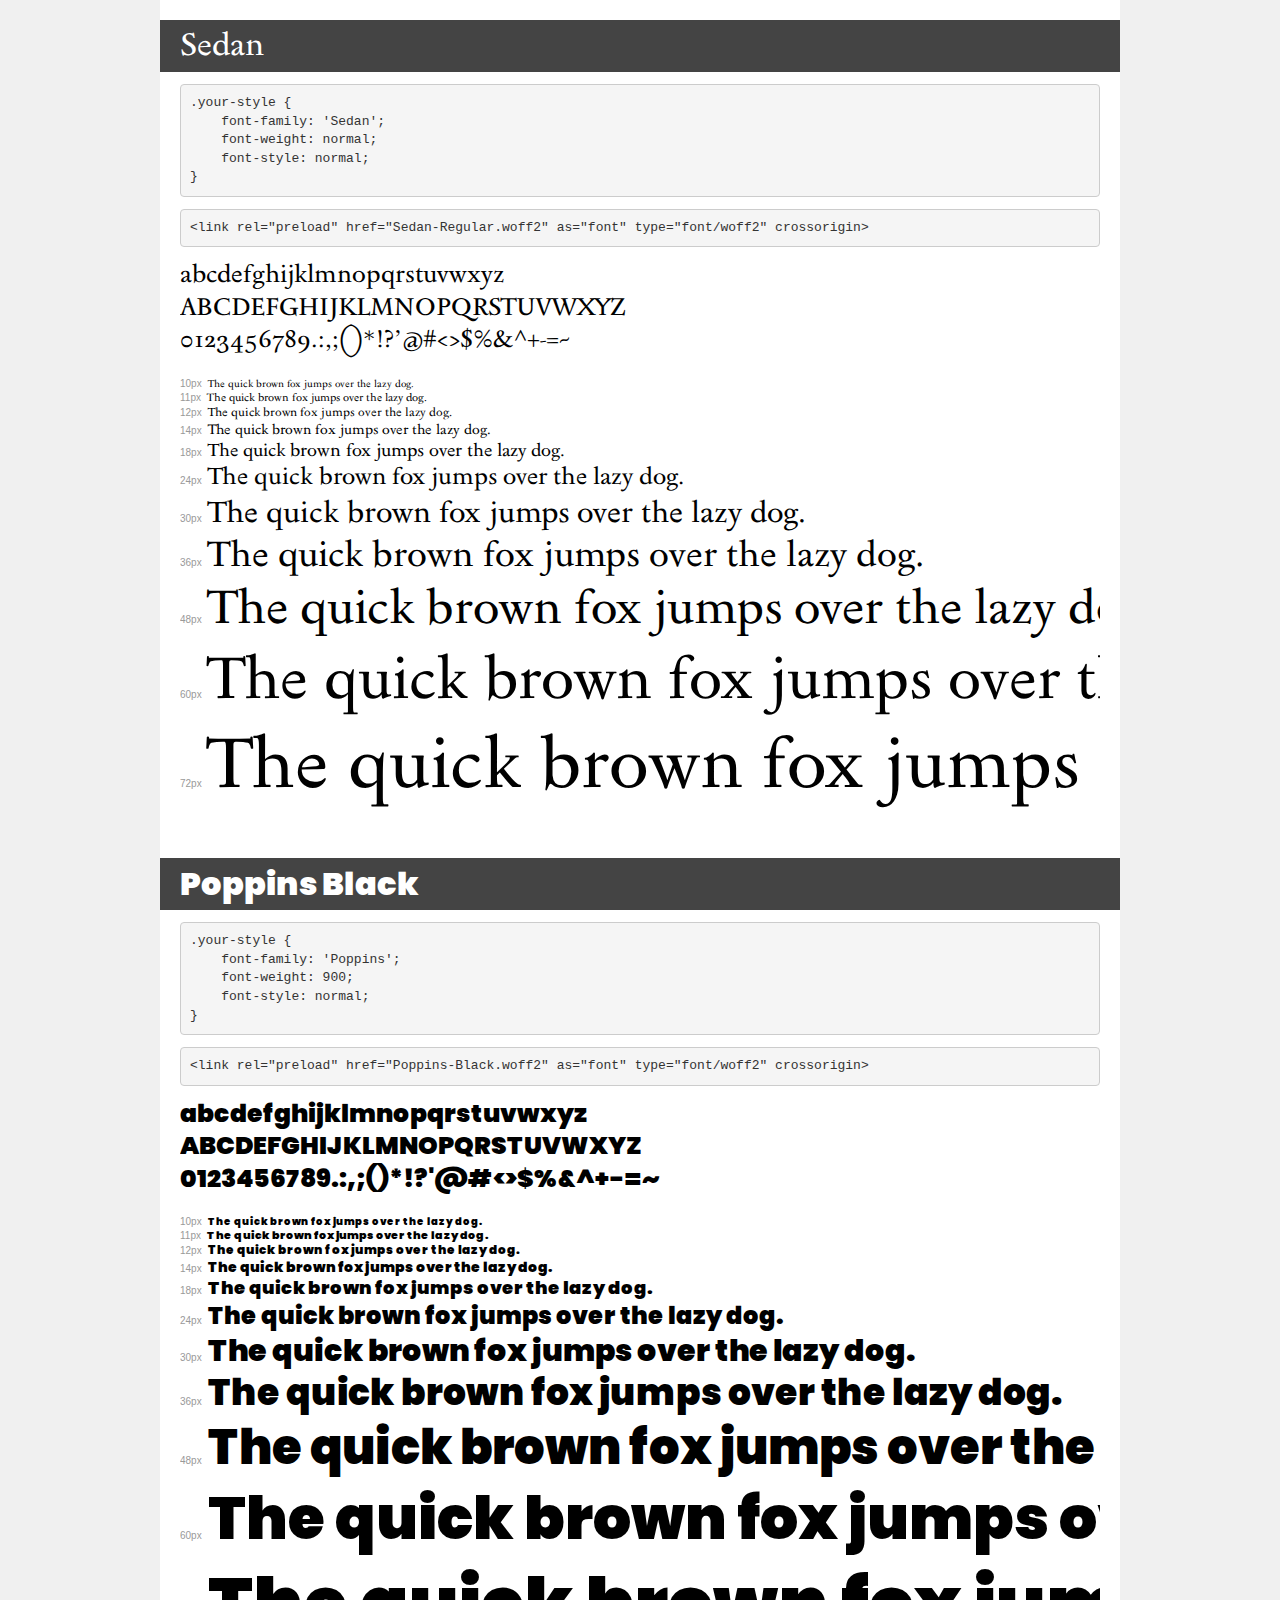
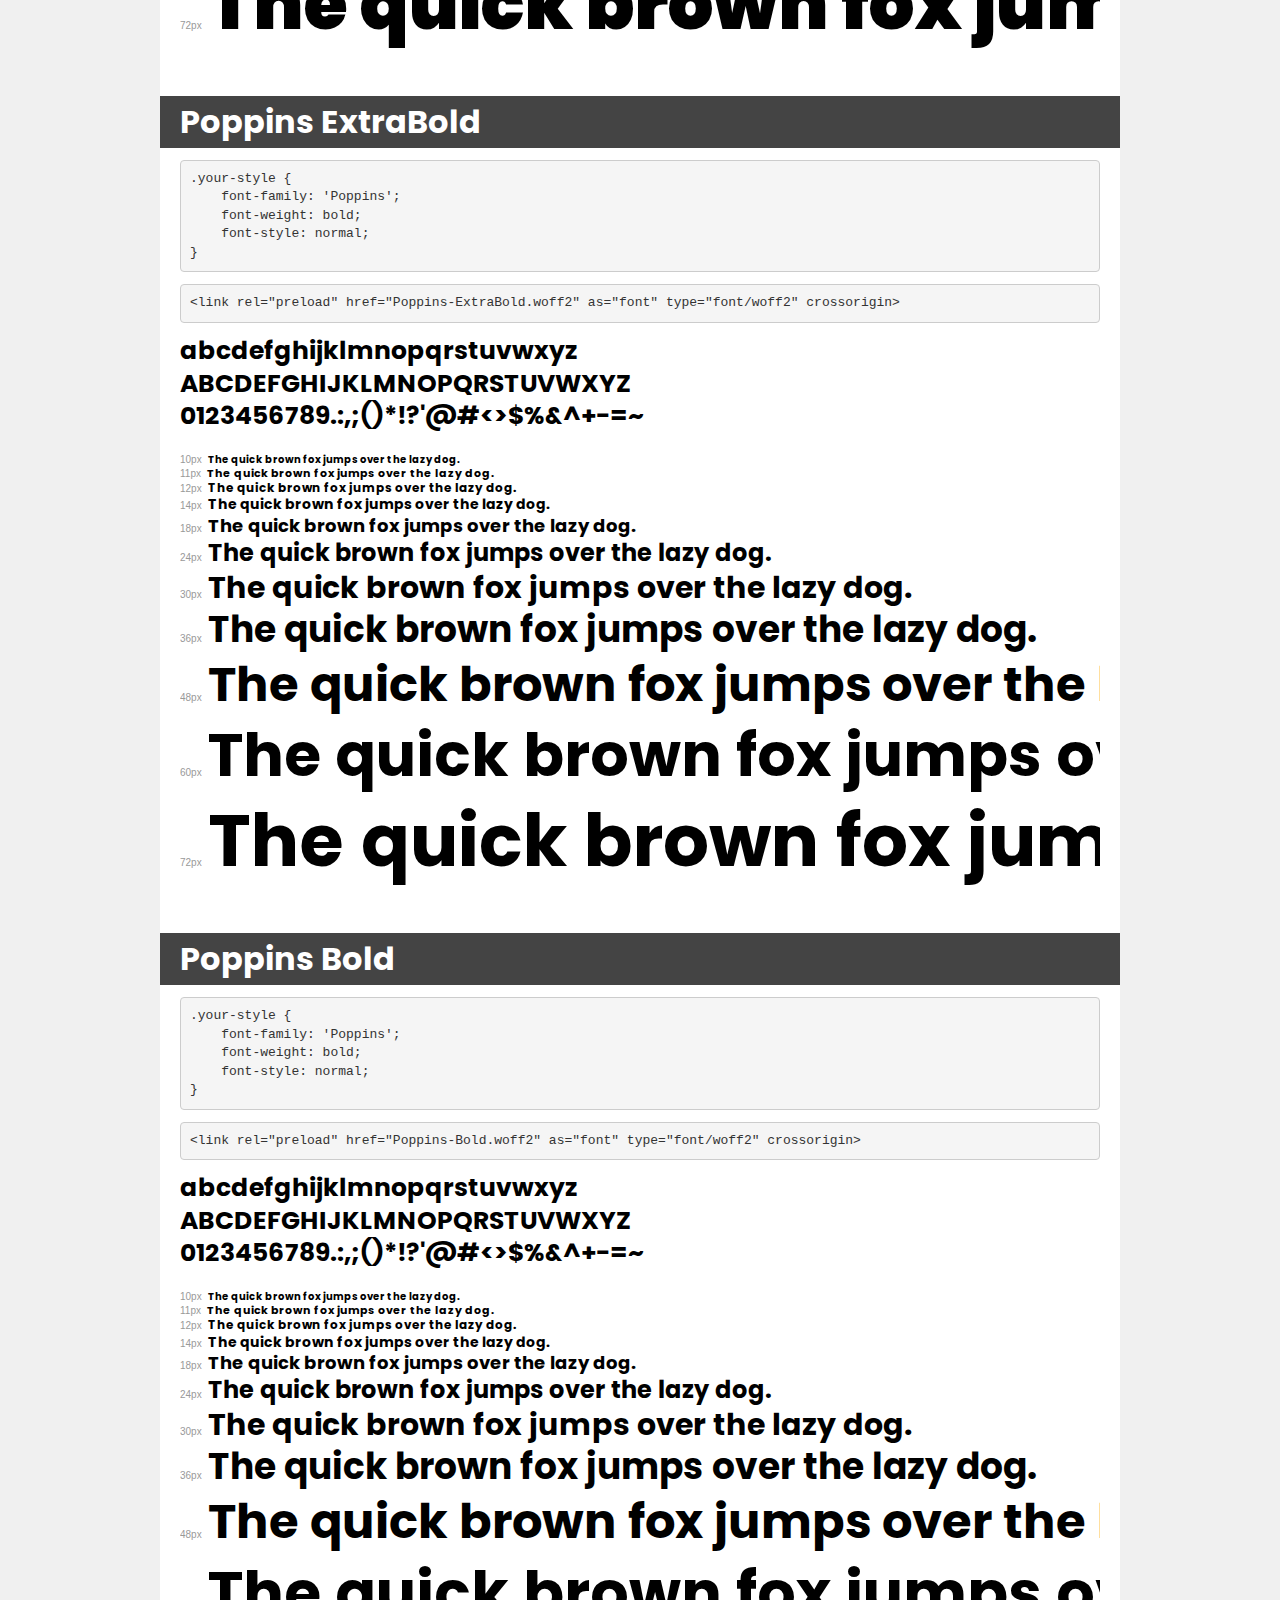
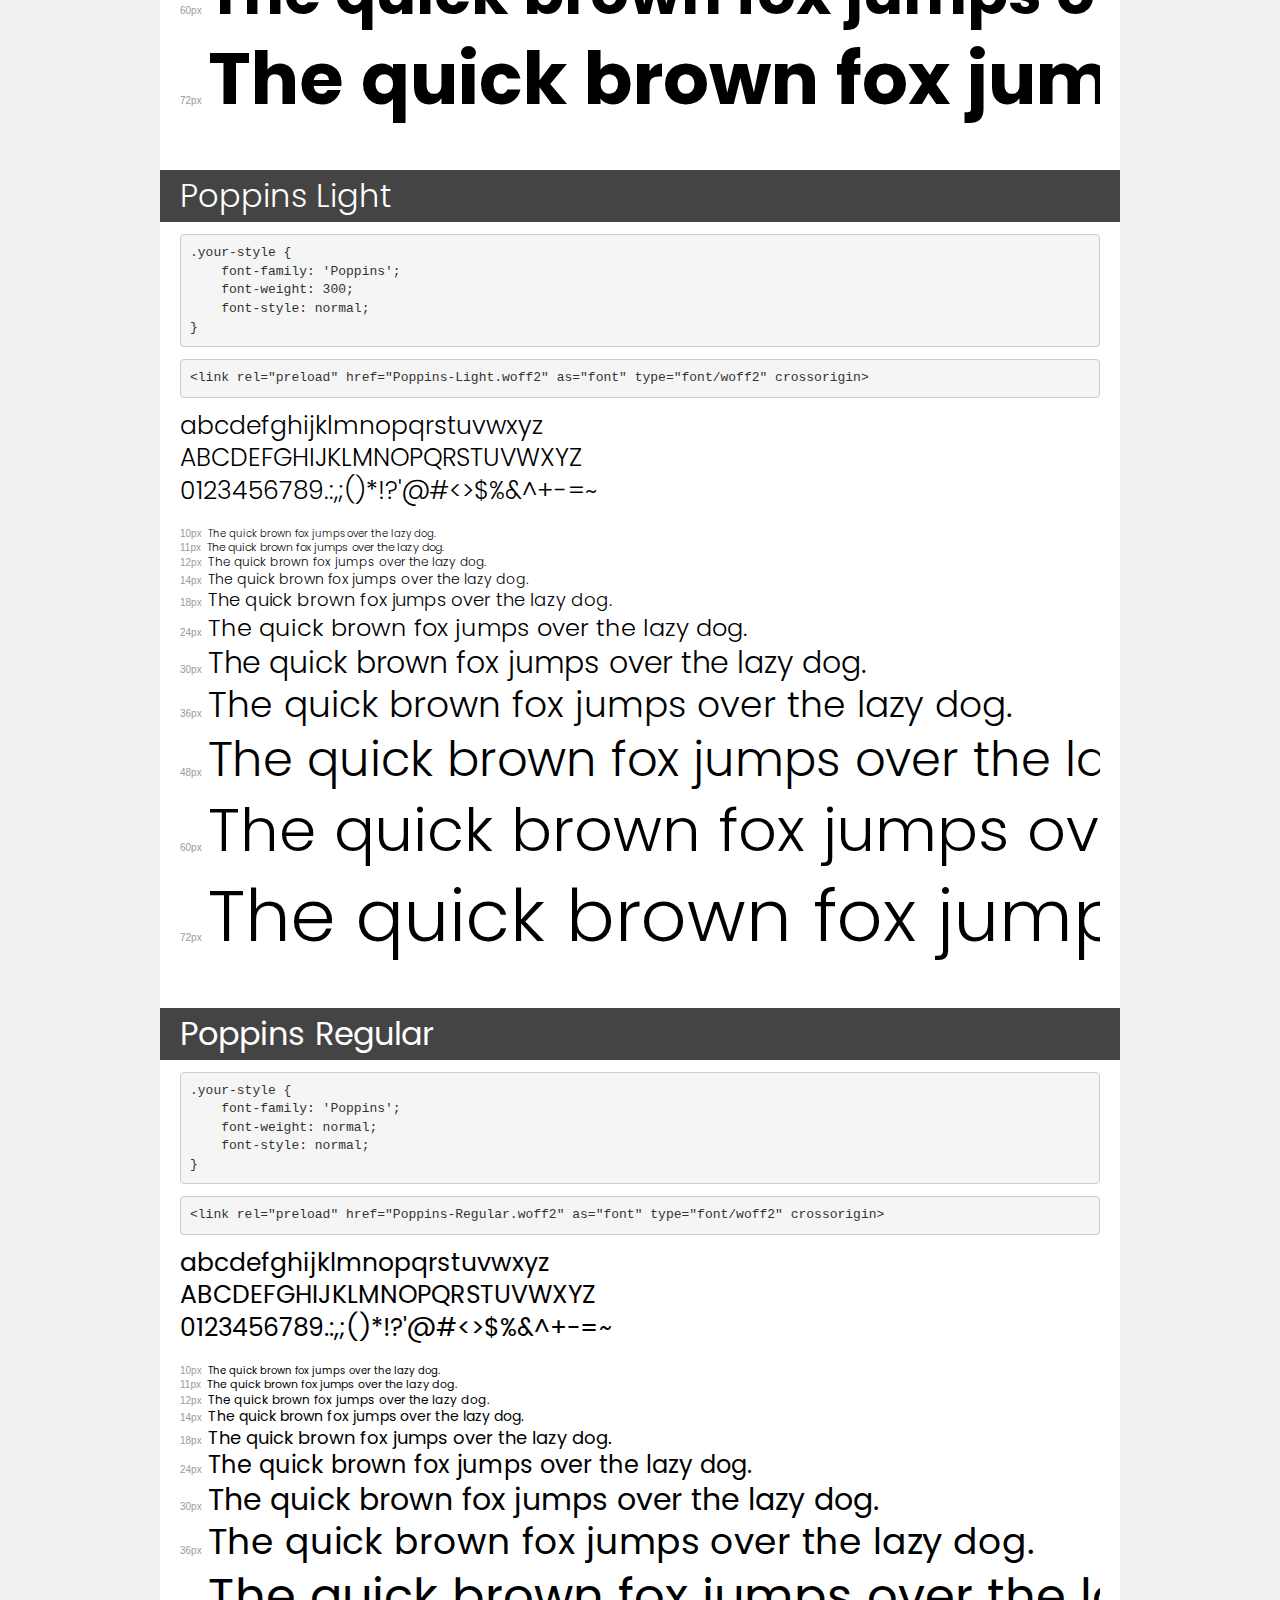
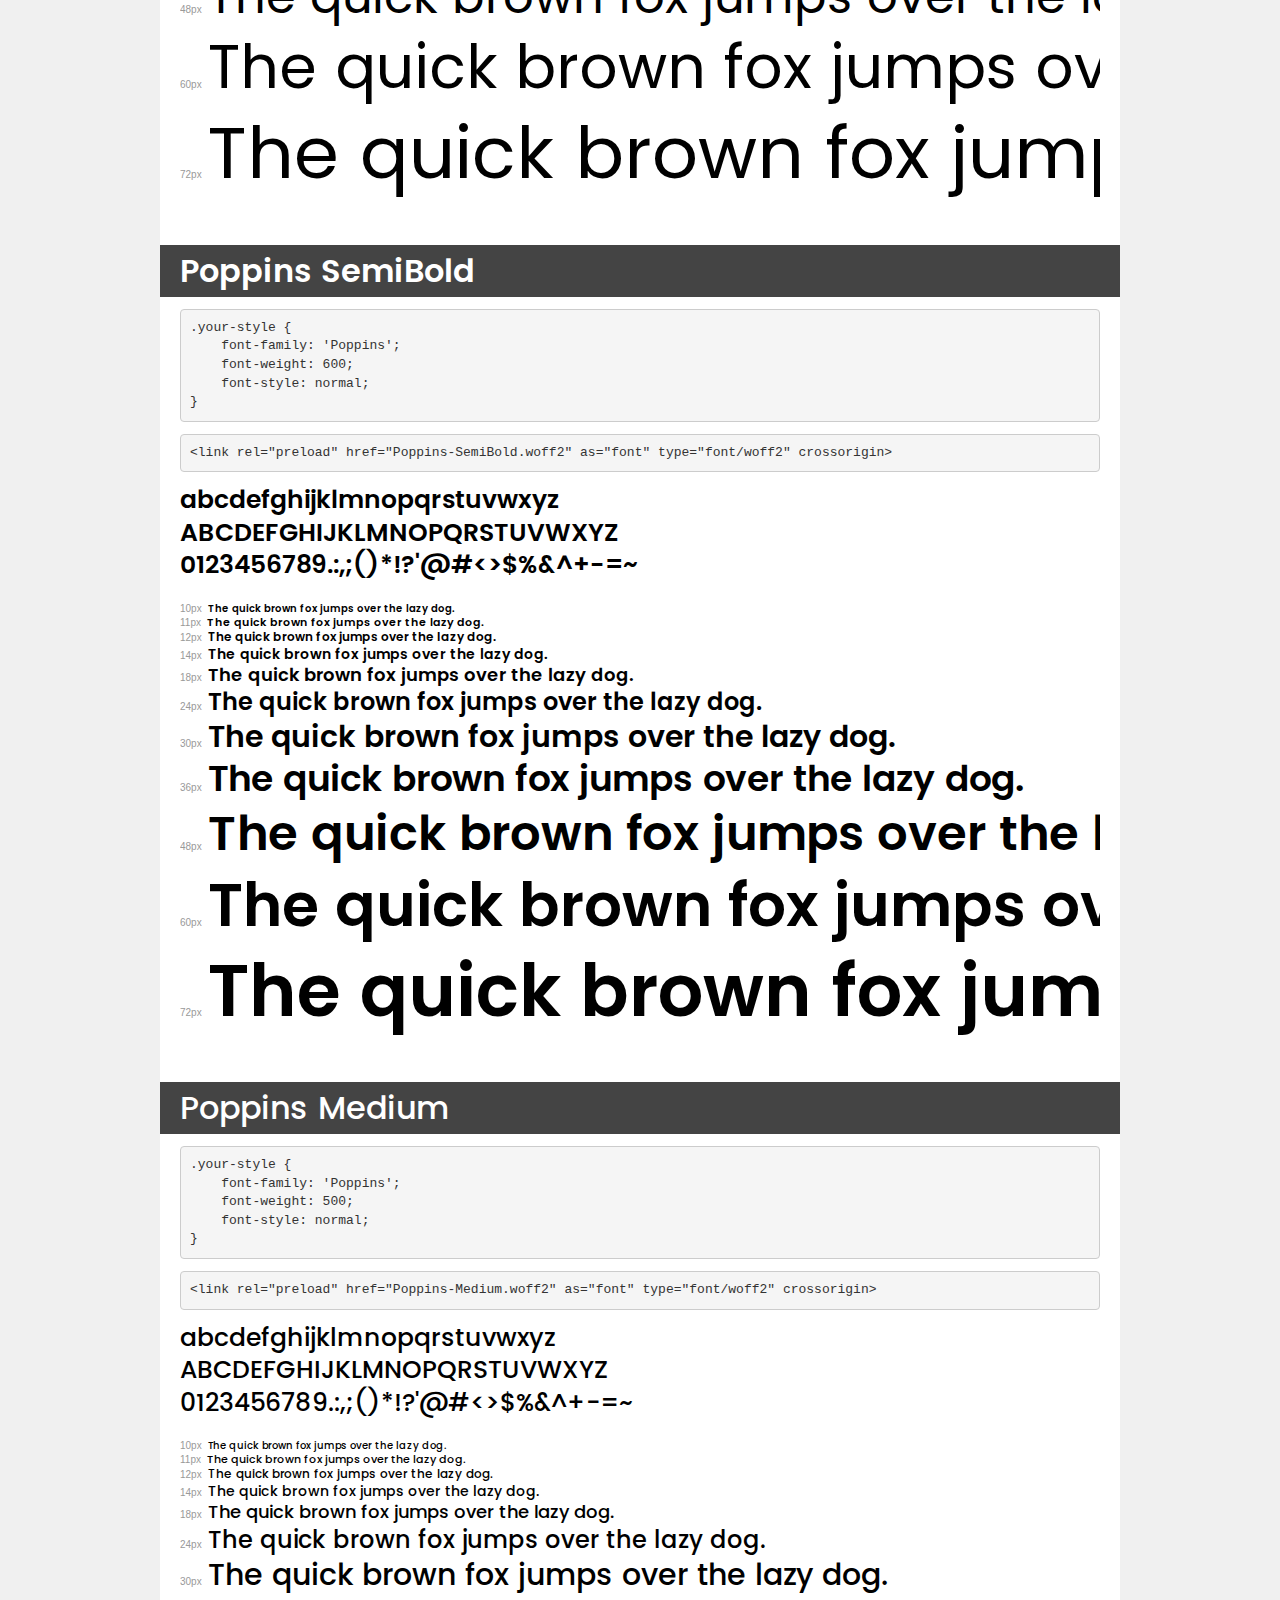
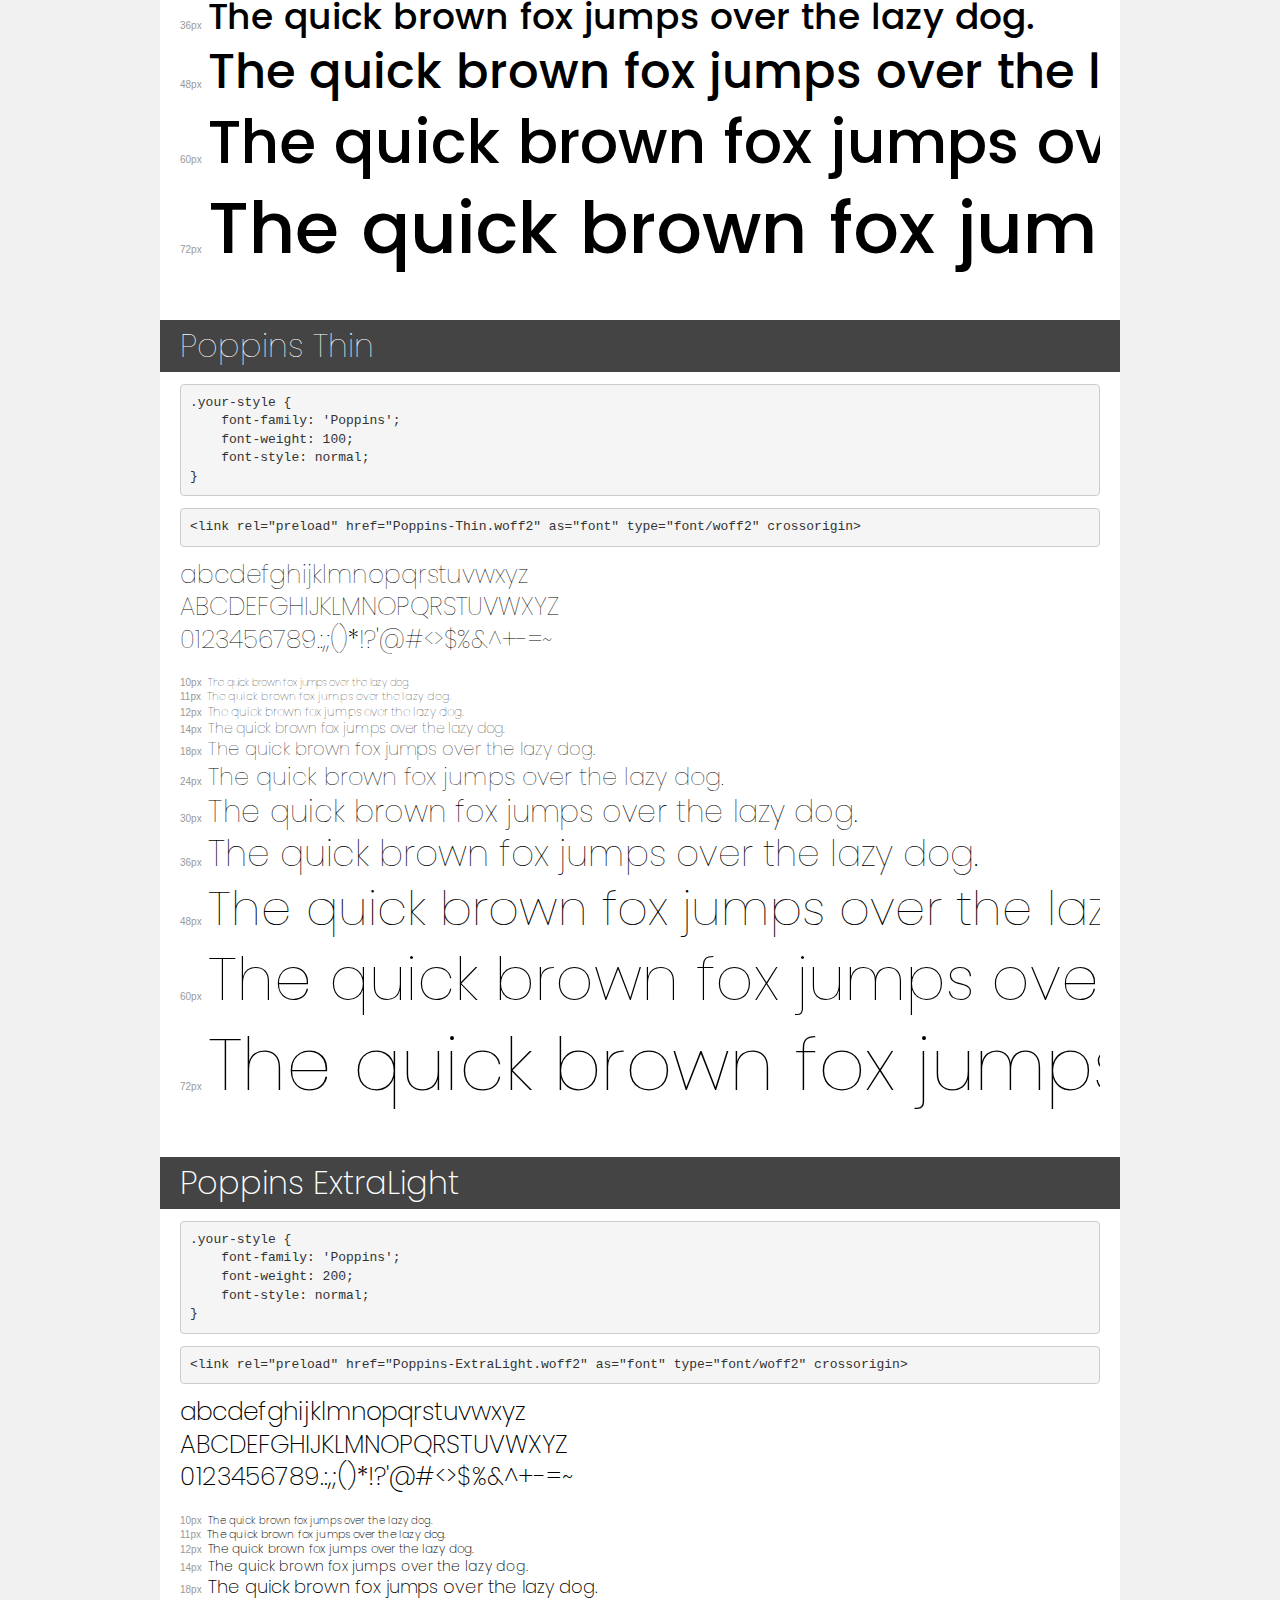
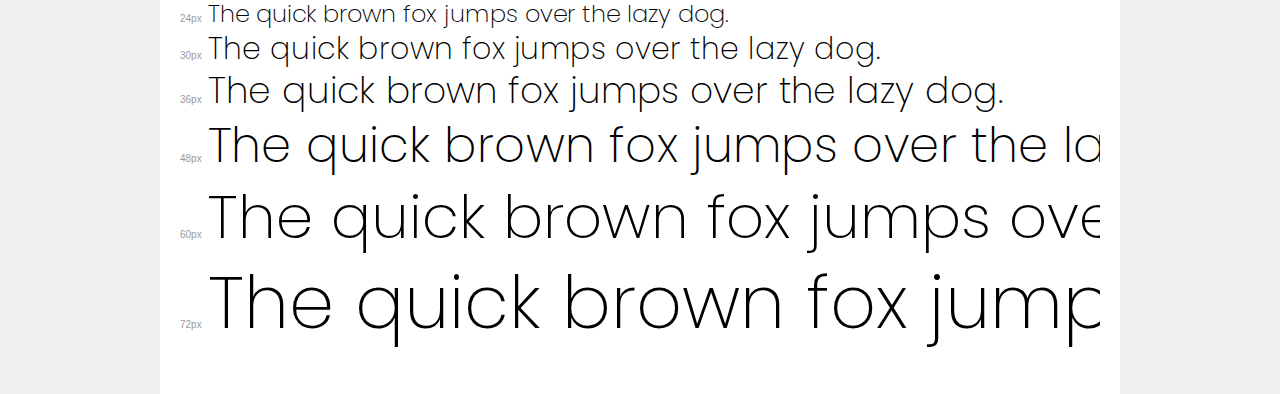
<file: assets/font/demo.html>
<!DOCTYPE html>
<html lang="en">
<head>
    <meta charset="utf-8">
    <meta http-equiv="X-UA-Compatible" content="IE=edge">
    <meta name="viewport" content="width=device-width, initial-scale=1">
    <meta name="robots" content="noindex, noarchive">
    <meta name="format-detection" content="telephone=no">
    <title>Transfonter demo</title>
    <link href="stylesheet.css" rel="stylesheet">
    <style>
        /*
        http://meyerweb.com/eric/tools/css/reset/
        v2.0 | 20110126
        License: none (public domain)
        */
        html, body, div, span, applet, object, iframe,
        h1, h2, h3, h4, h5, h6, p, blockquote, pre,
        a, abbr, acronym, address, big, cite, code,
        del, dfn, em, img, ins, kbd, q, s, samp,
        small, strike, strong, sub, sup, tt, var,
        b, u, i, center,
        dl, dt, dd, ol, ul, li,
        fieldset, form, label, legend,
        table, caption, tbody, tfoot, thead, tr, th, td,
        article, aside, canvas, details, embed,
        figure, figcaption, footer, header, hgroup,
        menu, nav, output, ruby, section, summary,
        time, mark, audio, video {
            margin: 0;
            padding: 0;
            border: 0;
            font-size: 100%;
            font: inherit;
            vertical-align: baseline;
        }
        /* HTML5 display-role reset for older browsers */
        article, aside, details, figcaption, figure,
        footer, header, hgroup, menu, nav, section {
            display: block;
        }
        body {
            line-height: 1;
        }
        ol, ul {
            list-style: none;
        }
        blockquote, q {
            quotes: none;
        }
        blockquote:before, blockquote:after,
        q:before, q:after {
            content: '';
            content: none;
        }
        table {
            border-collapse: collapse;
            border-spacing: 0;
        }
        /* demo styles */
        body {
            background: #f0f0f0;
            color: #000;
        }
        .page {
            background: #fff;
            width: 920px;
            margin: 0 auto;
            padding: 20px 20px 0 20px;
            overflow: hidden;
        }
        .font-container {
            overflow-x: auto;
            overflow-y: hidden;
            margin-bottom: 40px;
            line-height: 1.3;
            white-space: nowrap;
            padding-bottom: 5px;
        }
        h1 {
            position: relative;
            background: #444;
            font-size: 32px;
            color: #fff;
            padding: 10px 20px;
            margin: 0 -20px 12px -20px;
        }
        .letters {
            font-size: 25px;
            margin-bottom: 20px;
        }
        .s10:before {
            content: '10px';
        }
        .s11:before {
            content: '11px';
        }
        .s12:before {
            content: '12px';
        }
        .s14:before {
            content: '14px';
        }
        .s18:before {
            content: '18px';
        }
        .s24:before {
            content: '24px';
        }
        .s30:before {
            content: '30px';
        }
        .s36:before {
            content: '36px';
        }
        .s48:before {
            content: '48px';
        }
        .s60:before {
            content: '60px';
        }
        .s72:before {
            content: '72px';
        }
        .s10:before, .s11:before, .s12:before, .s14:before,
        .s18:before, .s24:before, .s30:before, .s36:before,
        .s48:before, .s60:before, .s72:before {
            font-family: Arial, sans-serif;
            font-size: 10px;
            font-weight: normal;
            font-style: normal;
            color: #999;
            padding-right: 6px;
        }
        pre {
            display: block;
            padding: 9px;
            margin: 0 0 12px;
            font-family: Monaco, Menlo, Consolas, "Courier New", monospace;
            font-size: 13px;
            line-height: 1.428571429;
            color: #333;
            font-weight: normal;
            font-style: normal;
            background-color: #f5f5f5;
            border: 1px solid #ccc;
            overflow-x: auto;
            border-radius: 4px;
        }
        /* responsive */
        @media (max-width: 959px) {
            .page {
                width: auto;
                margin: 0;
            }
        }
    </style>
</head>
<body>
<div class="page">
    <div class="demo">
        <h1 style="font-family: 'Sedan'; font-weight: normal; font-style: normal;">Sedan</h1>
        <pre title="Usage">.your-style {
    font-family: 'Sedan';
    font-weight: normal;
    font-style: normal;
}</pre>
        <pre title="Preload (optional)">
&lt;link rel=&quot;preload&quot; href=&quot;Sedan-Regular.woff2&quot; as=&quot;font&quot; type=&quot;font/woff2&quot; crossorigin&gt;</pre>
        <div class="font-container" style="font-family: 'Sedan'; font-weight: normal; font-style: normal;">
            <p class="letters">
                abcdefghijklmnopqrstuvwxyz<br>
ABCDEFGHIJKLMNOPQRSTUVWXYZ<br>
                0123456789.:,;()*!?'@#&lt;&gt;$%&^+-=~
            </p>
            <p class="s10" style="font-size: 10px;">The quick brown fox jumps over the lazy dog.</p>
            <p class="s11" style="font-size: 11px;">The quick brown fox jumps over the lazy dog.</p>
            <p class="s12" style="font-size: 12px;">The quick brown fox jumps over the lazy dog.</p>
            <p class="s14" style="font-size: 14px;">The quick brown fox jumps over the lazy dog.</p>
            <p class="s18" style="font-size: 18px;">The quick brown fox jumps over the lazy dog.</p>
            <p class="s24" style="font-size: 24px;">The quick brown fox jumps over the lazy dog.</p>
            <p class="s30" style="font-size: 30px;">The quick brown fox jumps over the lazy dog.</p>
            <p class="s36" style="font-size: 36px;">The quick brown fox jumps over the lazy dog.</p>
            <p class="s48" style="font-size: 48px;">The quick brown fox jumps over the lazy dog.</p>
            <p class="s60" style="font-size: 60px;">The quick brown fox jumps over the lazy dog.</p>
            <p class="s72" style="font-size: 72px;">The quick brown fox jumps over the lazy dog.</p>
        </div>
    </div>

    <div class="demo">
        <h1 style="font-family: 'Poppins'; font-weight: 900; font-style: normal;">Poppins Black</h1>
        <pre title="Usage">.your-style {
    font-family: 'Poppins';
    font-weight: 900;
    font-style: normal;
}</pre>
        <pre title="Preload (optional)">
&lt;link rel=&quot;preload&quot; href=&quot;Poppins-Black.woff2&quot; as=&quot;font&quot; type=&quot;font/woff2&quot; crossorigin&gt;</pre>
        <div class="font-container" style="font-family: 'Poppins'; font-weight: 900; font-style: normal;">
            <p class="letters">
                abcdefghijklmnopqrstuvwxyz<br>
ABCDEFGHIJKLMNOPQRSTUVWXYZ<br>
                0123456789.:,;()*!?'@#&lt;&gt;$%&^+-=~
            </p>
            <p class="s10" style="font-size: 10px;">The quick brown fox jumps over the lazy dog.</p>
            <p class="s11" style="font-size: 11px;">The quick brown fox jumps over the lazy dog.</p>
            <p class="s12" style="font-size: 12px;">The quick brown fox jumps over the lazy dog.</p>
            <p class="s14" style="font-size: 14px;">The quick brown fox jumps over the lazy dog.</p>
            <p class="s18" style="font-size: 18px;">The quick brown fox jumps over the lazy dog.</p>
            <p class="s24" style="font-size: 24px;">The quick brown fox jumps over the lazy dog.</p>
            <p class="s30" style="font-size: 30px;">The quick brown fox jumps over the lazy dog.</p>
            <p class="s36" style="font-size: 36px;">The quick brown fox jumps over the lazy dog.</p>
            <p class="s48" style="font-size: 48px;">The quick brown fox jumps over the lazy dog.</p>
            <p class="s60" style="font-size: 60px;">The quick brown fox jumps over the lazy dog.</p>
            <p class="s72" style="font-size: 72px;">The quick brown fox jumps over the lazy dog.</p>
        </div>
    </div>

    <div class="demo">
        <h1 style="font-family: 'Poppins'; font-weight: bold; font-style: normal;">Poppins ExtraBold</h1>
        <pre title="Usage">.your-style {
    font-family: 'Poppins';
    font-weight: bold;
    font-style: normal;
}</pre>
        <pre title="Preload (optional)">
&lt;link rel=&quot;preload&quot; href=&quot;Poppins-ExtraBold.woff2&quot; as=&quot;font&quot; type=&quot;font/woff2&quot; crossorigin&gt;</pre>
        <div class="font-container" style="font-family: 'Poppins'; font-weight: bold; font-style: normal;">
            <p class="letters">
                abcdefghijklmnopqrstuvwxyz<br>
ABCDEFGHIJKLMNOPQRSTUVWXYZ<br>
                0123456789.:,;()*!?'@#&lt;&gt;$%&^+-=~
            </p>
            <p class="s10" style="font-size: 10px;">The quick brown fox jumps over the lazy dog.</p>
            <p class="s11" style="font-size: 11px;">The quick brown fox jumps over the lazy dog.</p>
            <p class="s12" style="font-size: 12px;">The quick brown fox jumps over the lazy dog.</p>
            <p class="s14" style="font-size: 14px;">The quick brown fox jumps over the lazy dog.</p>
            <p class="s18" style="font-size: 18px;">The quick brown fox jumps over the lazy dog.</p>
            <p class="s24" style="font-size: 24px;">The quick brown fox jumps over the lazy dog.</p>
            <p class="s30" style="font-size: 30px;">The quick brown fox jumps over the lazy dog.</p>
            <p class="s36" style="font-size: 36px;">The quick brown fox jumps over the lazy dog.</p>
            <p class="s48" style="font-size: 48px;">The quick brown fox jumps over the lazy dog.</p>
            <p class="s60" style="font-size: 60px;">The quick brown fox jumps over the lazy dog.</p>
            <p class="s72" style="font-size: 72px;">The quick brown fox jumps over the lazy dog.</p>
        </div>
    </div>

    <div class="demo">
        <h1 style="font-family: 'Poppins'; font-weight: bold; font-style: normal;">Poppins Bold</h1>
        <pre title="Usage">.your-style {
    font-family: 'Poppins';
    font-weight: bold;
    font-style: normal;
}</pre>
        <pre title="Preload (optional)">
&lt;link rel=&quot;preload&quot; href=&quot;Poppins-Bold.woff2&quot; as=&quot;font&quot; type=&quot;font/woff2&quot; crossorigin&gt;</pre>
        <div class="font-container" style="font-family: 'Poppins'; font-weight: bold; font-style: normal;">
            <p class="letters">
                abcdefghijklmnopqrstuvwxyz<br>
ABCDEFGHIJKLMNOPQRSTUVWXYZ<br>
                0123456789.:,;()*!?'@#&lt;&gt;$%&^+-=~
            </p>
            <p class="s10" style="font-size: 10px;">The quick brown fox jumps over the lazy dog.</p>
            <p class="s11" style="font-size: 11px;">The quick brown fox jumps over the lazy dog.</p>
            <p class="s12" style="font-size: 12px;">The quick brown fox jumps over the lazy dog.</p>
            <p class="s14" style="font-size: 14px;">The quick brown fox jumps over the lazy dog.</p>
            <p class="s18" style="font-size: 18px;">The quick brown fox jumps over the lazy dog.</p>
            <p class="s24" style="font-size: 24px;">The quick brown fox jumps over the lazy dog.</p>
            <p class="s30" style="font-size: 30px;">The quick brown fox jumps over the lazy dog.</p>
            <p class="s36" style="font-size: 36px;">The quick brown fox jumps over the lazy dog.</p>
            <p class="s48" style="font-size: 48px;">The quick brown fox jumps over the lazy dog.</p>
            <p class="s60" style="font-size: 60px;">The quick brown fox jumps over the lazy dog.</p>
            <p class="s72" style="font-size: 72px;">The quick brown fox jumps over the lazy dog.</p>
        </div>
    </div>

    <div class="demo">
        <h1 style="font-family: 'Poppins'; font-weight: 300; font-style: normal;">Poppins Light</h1>
        <pre title="Usage">.your-style {
    font-family: 'Poppins';
    font-weight: 300;
    font-style: normal;
}</pre>
        <pre title="Preload (optional)">
&lt;link rel=&quot;preload&quot; href=&quot;Poppins-Light.woff2&quot; as=&quot;font&quot; type=&quot;font/woff2&quot; crossorigin&gt;</pre>
        <div class="font-container" style="font-family: 'Poppins'; font-weight: 300; font-style: normal;">
            <p class="letters">
                abcdefghijklmnopqrstuvwxyz<br>
ABCDEFGHIJKLMNOPQRSTUVWXYZ<br>
                0123456789.:,;()*!?'@#&lt;&gt;$%&^+-=~
            </p>
            <p class="s10" style="font-size: 10px;">The quick brown fox jumps over the lazy dog.</p>
            <p class="s11" style="font-size: 11px;">The quick brown fox jumps over the lazy dog.</p>
            <p class="s12" style="font-size: 12px;">The quick brown fox jumps over the lazy dog.</p>
            <p class="s14" style="font-size: 14px;">The quick brown fox jumps over the lazy dog.</p>
            <p class="s18" style="font-size: 18px;">The quick brown fox jumps over the lazy dog.</p>
            <p class="s24" style="font-size: 24px;">The quick brown fox jumps over the lazy dog.</p>
            <p class="s30" style="font-size: 30px;">The quick brown fox jumps over the lazy dog.</p>
            <p class="s36" style="font-size: 36px;">The quick brown fox jumps over the lazy dog.</p>
            <p class="s48" style="font-size: 48px;">The quick brown fox jumps over the lazy dog.</p>
            <p class="s60" style="font-size: 60px;">The quick brown fox jumps over the lazy dog.</p>
            <p class="s72" style="font-size: 72px;">The quick brown fox jumps over the lazy dog.</p>
        </div>
    </div>

    <div class="demo">
        <h1 style="font-family: 'Poppins'; font-weight: normal; font-style: normal;">Poppins Regular</h1>
        <pre title="Usage">.your-style {
    font-family: 'Poppins';
    font-weight: normal;
    font-style: normal;
}</pre>
        <pre title="Preload (optional)">
&lt;link rel=&quot;preload&quot; href=&quot;Poppins-Regular.woff2&quot; as=&quot;font&quot; type=&quot;font/woff2&quot; crossorigin&gt;</pre>
        <div class="font-container" style="font-family: 'Poppins'; font-weight: normal; font-style: normal;">
            <p class="letters">
                abcdefghijklmnopqrstuvwxyz<br>
ABCDEFGHIJKLMNOPQRSTUVWXYZ<br>
                0123456789.:,;()*!?'@#&lt;&gt;$%&^+-=~
            </p>
            <p class="s10" style="font-size: 10px;">The quick brown fox jumps over the lazy dog.</p>
            <p class="s11" style="font-size: 11px;">The quick brown fox jumps over the lazy dog.</p>
            <p class="s12" style="font-size: 12px;">The quick brown fox jumps over the lazy dog.</p>
            <p class="s14" style="font-size: 14px;">The quick brown fox jumps over the lazy dog.</p>
            <p class="s18" style="font-size: 18px;">The quick brown fox jumps over the lazy dog.</p>
            <p class="s24" style="font-size: 24px;">The quick brown fox jumps over the lazy dog.</p>
            <p class="s30" style="font-size: 30px;">The quick brown fox jumps over the lazy dog.</p>
            <p class="s36" style="font-size: 36px;">The quick brown fox jumps over the lazy dog.</p>
            <p class="s48" style="font-size: 48px;">The quick brown fox jumps over the lazy dog.</p>
            <p class="s60" style="font-size: 60px;">The quick brown fox jumps over the lazy dog.</p>
            <p class="s72" style="font-size: 72px;">The quick brown fox jumps over the lazy dog.</p>
        </div>
    </div>

    <div class="demo">
        <h1 style="font-family: 'Poppins'; font-weight: 600; font-style: normal;">Poppins SemiBold</h1>
        <pre title="Usage">.your-style {
    font-family: 'Poppins';
    font-weight: 600;
    font-style: normal;
}</pre>
        <pre title="Preload (optional)">
&lt;link rel=&quot;preload&quot; href=&quot;Poppins-SemiBold.woff2&quot; as=&quot;font&quot; type=&quot;font/woff2&quot; crossorigin&gt;</pre>
        <div class="font-container" style="font-family: 'Poppins'; font-weight: 600; font-style: normal;">
            <p class="letters">
                abcdefghijklmnopqrstuvwxyz<br>
ABCDEFGHIJKLMNOPQRSTUVWXYZ<br>
                0123456789.:,;()*!?'@#&lt;&gt;$%&^+-=~
            </p>
            <p class="s10" style="font-size: 10px;">The quick brown fox jumps over the lazy dog.</p>
            <p class="s11" style="font-size: 11px;">The quick brown fox jumps over the lazy dog.</p>
            <p class="s12" style="font-size: 12px;">The quick brown fox jumps over the lazy dog.</p>
            <p class="s14" style="font-size: 14px;">The quick brown fox jumps over the lazy dog.</p>
            <p class="s18" style="font-size: 18px;">The quick brown fox jumps over the lazy dog.</p>
            <p class="s24" style="font-size: 24px;">The quick brown fox jumps over the lazy dog.</p>
            <p class="s30" style="font-size: 30px;">The quick brown fox jumps over the lazy dog.</p>
            <p class="s36" style="font-size: 36px;">The quick brown fox jumps over the lazy dog.</p>
            <p class="s48" style="font-size: 48px;">The quick brown fox jumps over the lazy dog.</p>
            <p class="s60" style="font-size: 60px;">The quick brown fox jumps over the lazy dog.</p>
            <p class="s72" style="font-size: 72px;">The quick brown fox jumps over the lazy dog.</p>
        </div>
    </div>

    <div class="demo">
        <h1 style="font-family: 'Poppins'; font-weight: 500; font-style: normal;">Poppins Medium</h1>
        <pre title="Usage">.your-style {
    font-family: 'Poppins';
    font-weight: 500;
    font-style: normal;
}</pre>
        <pre title="Preload (optional)">
&lt;link rel=&quot;preload&quot; href=&quot;Poppins-Medium.woff2&quot; as=&quot;font&quot; type=&quot;font/woff2&quot; crossorigin&gt;</pre>
        <div class="font-container" style="font-family: 'Poppins'; font-weight: 500; font-style: normal;">
            <p class="letters">
                abcdefghijklmnopqrstuvwxyz<br>
ABCDEFGHIJKLMNOPQRSTUVWXYZ<br>
                0123456789.:,;()*!?'@#&lt;&gt;$%&^+-=~
            </p>
            <p class="s10" style="font-size: 10px;">The quick brown fox jumps over the lazy dog.</p>
            <p class="s11" style="font-size: 11px;">The quick brown fox jumps over the lazy dog.</p>
            <p class="s12" style="font-size: 12px;">The quick brown fox jumps over the lazy dog.</p>
            <p class="s14" style="font-size: 14px;">The quick brown fox jumps over the lazy dog.</p>
            <p class="s18" style="font-size: 18px;">The quick brown fox jumps over the lazy dog.</p>
            <p class="s24" style="font-size: 24px;">The quick brown fox jumps over the lazy dog.</p>
            <p class="s30" style="font-size: 30px;">The quick brown fox jumps over the lazy dog.</p>
            <p class="s36" style="font-size: 36px;">The quick brown fox jumps over the lazy dog.</p>
            <p class="s48" style="font-size: 48px;">The quick brown fox jumps over the lazy dog.</p>
            <p class="s60" style="font-size: 60px;">The quick brown fox jumps over the lazy dog.</p>
            <p class="s72" style="font-size: 72px;">The quick brown fox jumps over the lazy dog.</p>
        </div>
    </div>

    <div class="demo">
        <h1 style="font-family: 'Poppins'; font-weight: 100; font-style: normal;">Poppins Thin</h1>
        <pre title="Usage">.your-style {
    font-family: 'Poppins';
    font-weight: 100;
    font-style: normal;
}</pre>
        <pre title="Preload (optional)">
&lt;link rel=&quot;preload&quot; href=&quot;Poppins-Thin.woff2&quot; as=&quot;font&quot; type=&quot;font/woff2&quot; crossorigin&gt;</pre>
        <div class="font-container" style="font-family: 'Poppins'; font-weight: 100; font-style: normal;">
            <p class="letters">
                abcdefghijklmnopqrstuvwxyz<br>
ABCDEFGHIJKLMNOPQRSTUVWXYZ<br>
                0123456789.:,;()*!?'@#&lt;&gt;$%&^+-=~
            </p>
            <p class="s10" style="font-size: 10px;">The quick brown fox jumps over the lazy dog.</p>
            <p class="s11" style="font-size: 11px;">The quick brown fox jumps over the lazy dog.</p>
            <p class="s12" style="font-size: 12px;">The quick brown fox jumps over the lazy dog.</p>
            <p class="s14" style="font-size: 14px;">The quick brown fox jumps over the lazy dog.</p>
            <p class="s18" style="font-size: 18px;">The quick brown fox jumps over the lazy dog.</p>
            <p class="s24" style="font-size: 24px;">The quick brown fox jumps over the lazy dog.</p>
            <p class="s30" style="font-size: 30px;">The quick brown fox jumps over the lazy dog.</p>
            <p class="s36" style="font-size: 36px;">The quick brown fox jumps over the lazy dog.</p>
            <p class="s48" style="font-size: 48px;">The quick brown fox jumps over the lazy dog.</p>
            <p class="s60" style="font-size: 60px;">The quick brown fox jumps over the lazy dog.</p>
            <p class="s72" style="font-size: 72px;">The quick brown fox jumps over the lazy dog.</p>
        </div>
    </div>

    <div class="demo">
        <h1 style="font-family: 'Poppins'; font-weight: 200; font-style: normal;">Poppins ExtraLight</h1>
        <pre title="Usage">.your-style {
    font-family: 'Poppins';
    font-weight: 200;
    font-style: normal;
}</pre>
        <pre title="Preload (optional)">
&lt;link rel=&quot;preload&quot; href=&quot;Poppins-ExtraLight.woff2&quot; as=&quot;font&quot; type=&quot;font/woff2&quot; crossorigin&gt;</pre>
        <div class="font-container" style="font-family: 'Poppins'; font-weight: 200; font-style: normal;">
            <p class="letters">
                abcdefghijklmnopqrstuvwxyz<br>
ABCDEFGHIJKLMNOPQRSTUVWXYZ<br>
                0123456789.:,;()*!?'@#&lt;&gt;$%&^+-=~
            </p>
            <p class="s10" style="font-size: 10px;">The quick brown fox jumps over the lazy dog.</p>
            <p class="s11" style="font-size: 11px;">The quick brown fox jumps over the lazy dog.</p>
            <p class="s12" style="font-size: 12px;">The quick brown fox jumps over the lazy dog.</p>
            <p class="s14" style="font-size: 14px;">The quick brown fox jumps over the lazy dog.</p>
            <p class="s18" style="font-size: 18px;">The quick brown fox jumps over the lazy dog.</p>
            <p class="s24" style="font-size: 24px;">The quick brown fox jumps over the lazy dog.</p>
            <p class="s30" style="font-size: 30px;">The quick brown fox jumps over the lazy dog.</p>
            <p class="s36" style="font-size: 36px;">The quick brown fox jumps over the lazy dog.</p>
            <p class="s48" style="font-size: 48px;">The quick brown fox jumps over the lazy dog.</p>
            <p class="s60" style="font-size: 60px;">The quick brown fox jumps over the lazy dog.</p>
            <p class="s72" style="font-size: 72px;">The quick brown fox jumps over the lazy dog.</p>
        </div>
    </div>

</div>
</body>
</html>
</file>
<file: assets/font/stylesheet.css>
@font-face {
    font-family: 'Sedan';
    src: url('Sedan-Regular.woff2') format('woff2'),
        url('Sedan-Regular.woff') format('woff');
    font-weight: normal;
    font-style: normal;
    font-display: swap;
}

@font-face {
    font-family: 'Poppins';
    src: url('Poppins-Black.woff2') format('woff2'),
        url('Poppins-Black.woff') format('woff');
    font-weight: 900;
    font-style: normal;
    font-display: swap;
}

@font-face {
    font-family: 'Poppins';
    src: url('Poppins-ExtraBold.woff2') format('woff2'),
        url('Poppins-ExtraBold.woff') format('woff');
    font-weight: bold;
    font-style: normal;
    font-display: swap;
}

@font-face {
    font-family: 'Poppins';
    src: url('Poppins-Bold.woff2') format('woff2'),
        url('Poppins-Bold.woff') format('woff');
    font-weight: bold;
    font-style: normal;
    font-display: swap;
}

@font-face {
    font-family: 'Poppins';
    src: url('Poppins-Light.woff2') format('woff2'),
        url('Poppins-Light.woff') format('woff');
    font-weight: 300;
    font-style: normal;
    font-display: swap;
}

@font-face {
    font-family: 'Poppins';
    src: url('Poppins-Regular.woff2') format('woff2'),
        url('Poppins-Regular.woff') format('woff');
    font-weight: normal;
    font-style: normal;
    font-display: swap;
}

@font-face {
    font-family: 'Poppins';
    src: url('Poppins-SemiBold.woff2') format('woff2'),
        url('Poppins-SemiBold.woff') format('woff');
    font-weight: 600;
    font-style: normal;
    font-display: swap;
}

@font-face {
    font-family: 'Poppins';
    src: url('Poppins-Medium.woff2') format('woff2'),
        url('Poppins-Medium.woff') format('woff');
    font-weight: 500;
    font-style: normal;
    font-display: swap;
}

@font-face {
    font-family: 'Poppins';
    src: url('Poppins-Thin.woff2') format('woff2'),
        url('Poppins-Thin.woff') format('woff');
    font-weight: 100;
    font-style: normal;
    font-display: swap;
}

@font-face {
    font-family: 'Poppins';
    src: url('Poppins-ExtraLight.woff2') format('woff2'),
        url('Poppins-ExtraLight.woff') format('woff');
    font-weight: 200;
    font-style: normal;
    font-display: swap;
}
</file>
